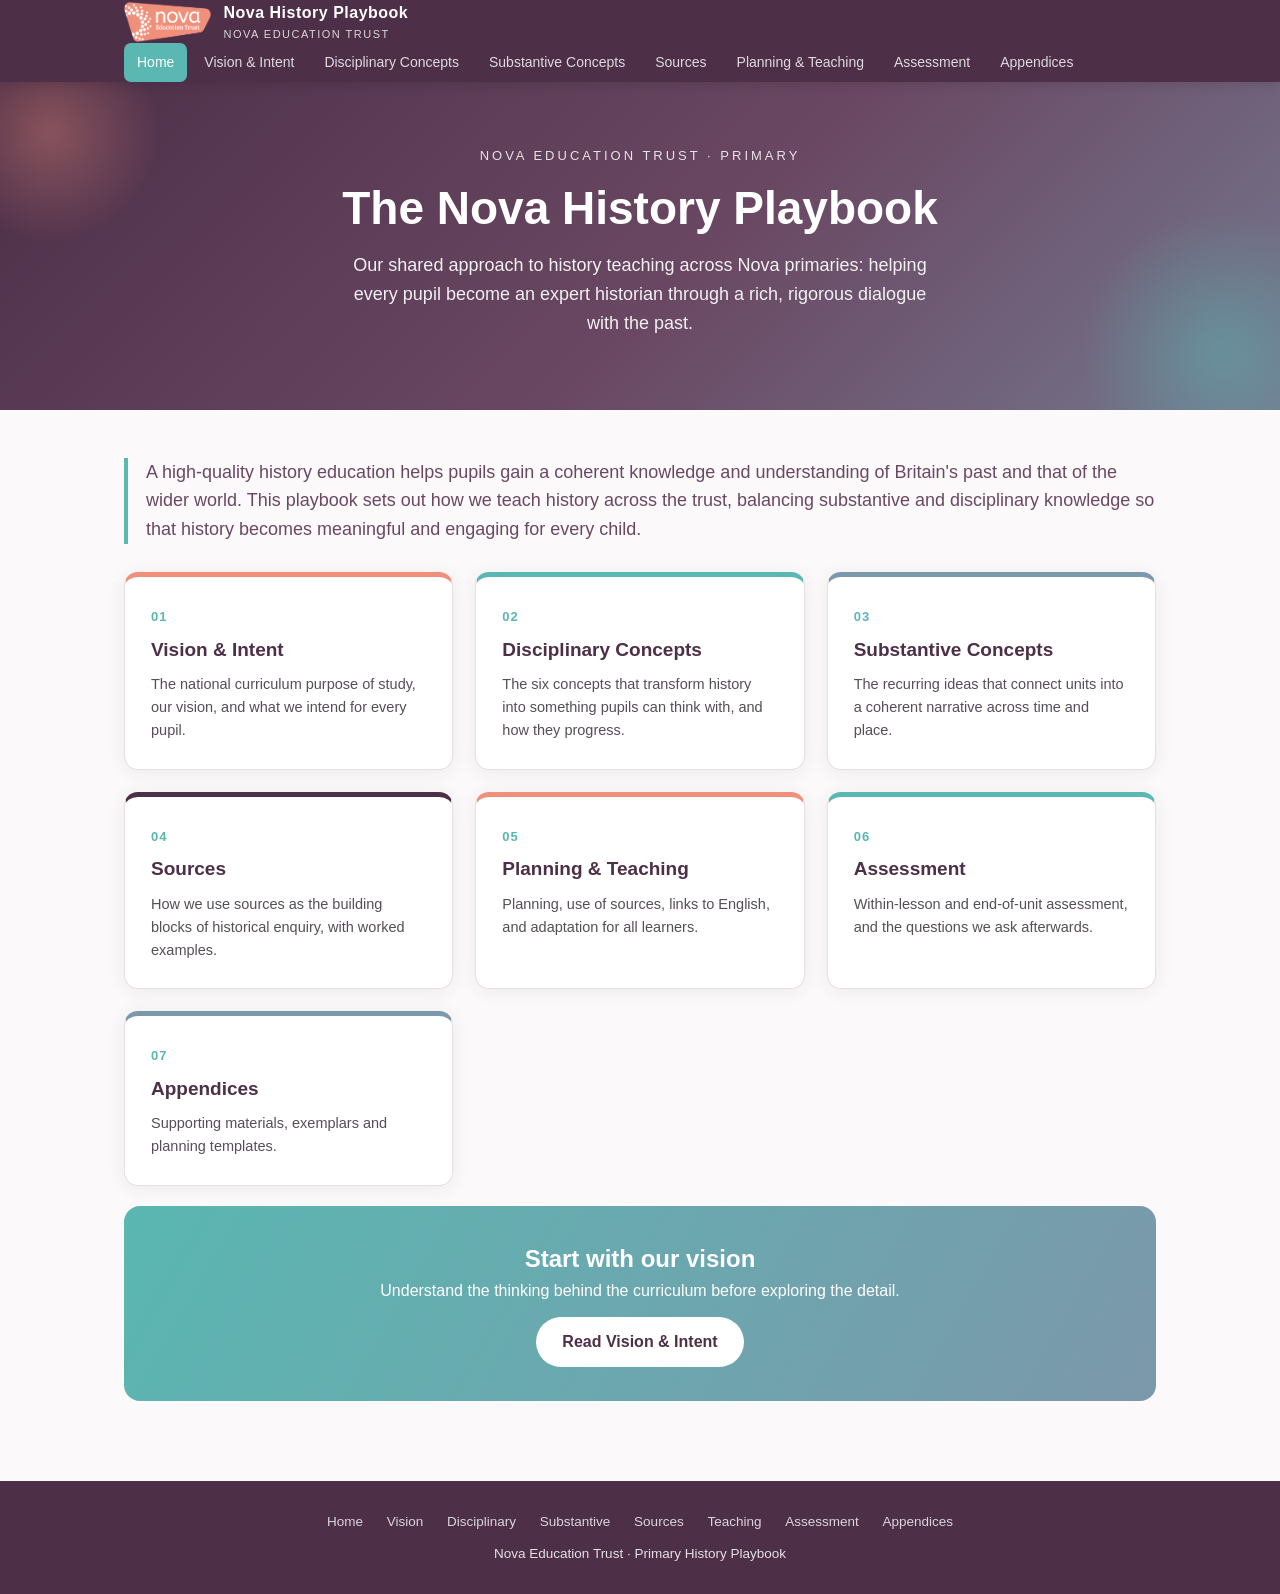
<file: index.html>
<!DOCTYPE html>
<html lang="en-GB">
<head>
<meta charset="UTF-8">
<meta name="viewport" content="width=device-width, initial-scale=1.0">
<title>Nova History Playbook</title>
<link rel="stylesheet" href="styles.css">
</head>
<body>
<header class="topbar">
  <div class="topbar-inner">
    <a class="brand" href="index.html">
      <img class="logo" src="NET_LOGO_COL_[No–background].png" alt="Nova Education Trust">
      <span>Nova History Playbook<small>Nova Education Trust</small></span>
    </a>
    <nav class="main">
      <a href="index.html" class="active">Home</a>
      <a href="vision.html">Vision &amp; Intent</a>
      <a href="disciplinary.html">Disciplinary Concepts</a>
      <a href="substantive.html">Substantive Concepts</a>
      <a href="sources.html">Sources</a>
      <a href="teaching.html">Planning &amp; Teaching</a>
      <a href="assessment.html">Assessment</a>
      <a href="appendices.html">Appendices</a>
    </nav>
  </div>
</header>

<section class="hero">
  <div class="hero-inner">
    <div class="eyebrow">Nova Education Trust &middot; Primary</div>
    <h1>The Nova History Playbook</h1>
    <p>Our shared approach to history teaching across Nova primaries: helping every pupil become an expert historian through a rich, rigorous dialogue with the past.</p>
  </div>
</section>

<div class="wrap">
  <p class="lead">A high-quality history education helps pupils gain a coherent knowledge and understanding of Britain's past and that of the wider world. This playbook sets out how we teach history across the trust, balancing substantive and disciplinary knowledge so that history becomes meaningful and engaging for every child.</p>

  <div class="grid">
    <a class="tile" href="vision.html">
      <span class="num">01</span>
      <h3>Vision &amp; Intent</h3>
      <p>The national curriculum purpose of study, our vision, and what we intend for every pupil.</p>
    </a>
    <a class="tile" href="disciplinary.html">
      <span class="num">02</span>
      <h3>Disciplinary Concepts</h3>
      <p>The six concepts that transform history into something pupils can think with, and how they progress.</p>
    </a>
    <a class="tile" href="substantive.html">
      <span class="num">03</span>
      <h3>Substantive Concepts</h3>
      <p>The recurring ideas that connect units into a coherent narrative across time and place.</p>
    </a>
    <a class="tile" href="sources.html">
      <span class="num">04</span>
      <h3>Sources</h3>
      <p>How we use sources as the building blocks of historical enquiry, with worked examples.</p>
    </a>
    <a class="tile" href="teaching.html">
      <span class="num">05</span>
      <h3>Planning &amp; Teaching</h3>
      <p>Planning, use of sources, links to English, and adaptation for all learners.</p>
    </a>
    <a class="tile" href="assessment.html">
      <span class="num">06</span>
      <h3>Assessment</h3>
      <p>Within-lesson and end-of-unit assessment, and the questions we ask afterwards.</p>
    </a>
    <a class="tile" href="appendices.html">
      <span class="num">07</span>
      <h3>Appendices</h3>
      <p>Supporting materials, exemplars and planning templates.</p>
    </a>
  </div>

  <div class="cta">
    <h2>Start with our vision</h2>
    <p>Understand the thinking behind the curriculum before exploring the detail.</p>
    <a href="vision.html">Read Vision &amp; Intent</a>
  </div>
</div>

<footer>
  <div class="footer-nav">
    <a href="index.html">Home</a>
    <a href="vision.html">Vision</a>
    <a href="disciplinary.html">Disciplinary</a>
    <a href="substantive.html">Substantive</a>
    <a href="sources.html">Sources</a>
    <a href="teaching.html">Teaching</a>
    <a href="assessment.html">Assessment</a>
    <a href="appendices.html">Appendices</a>
  </div>
  Nova Education Trust &middot; Primary History Playbook
</footer>
</body>
</html>
</file>
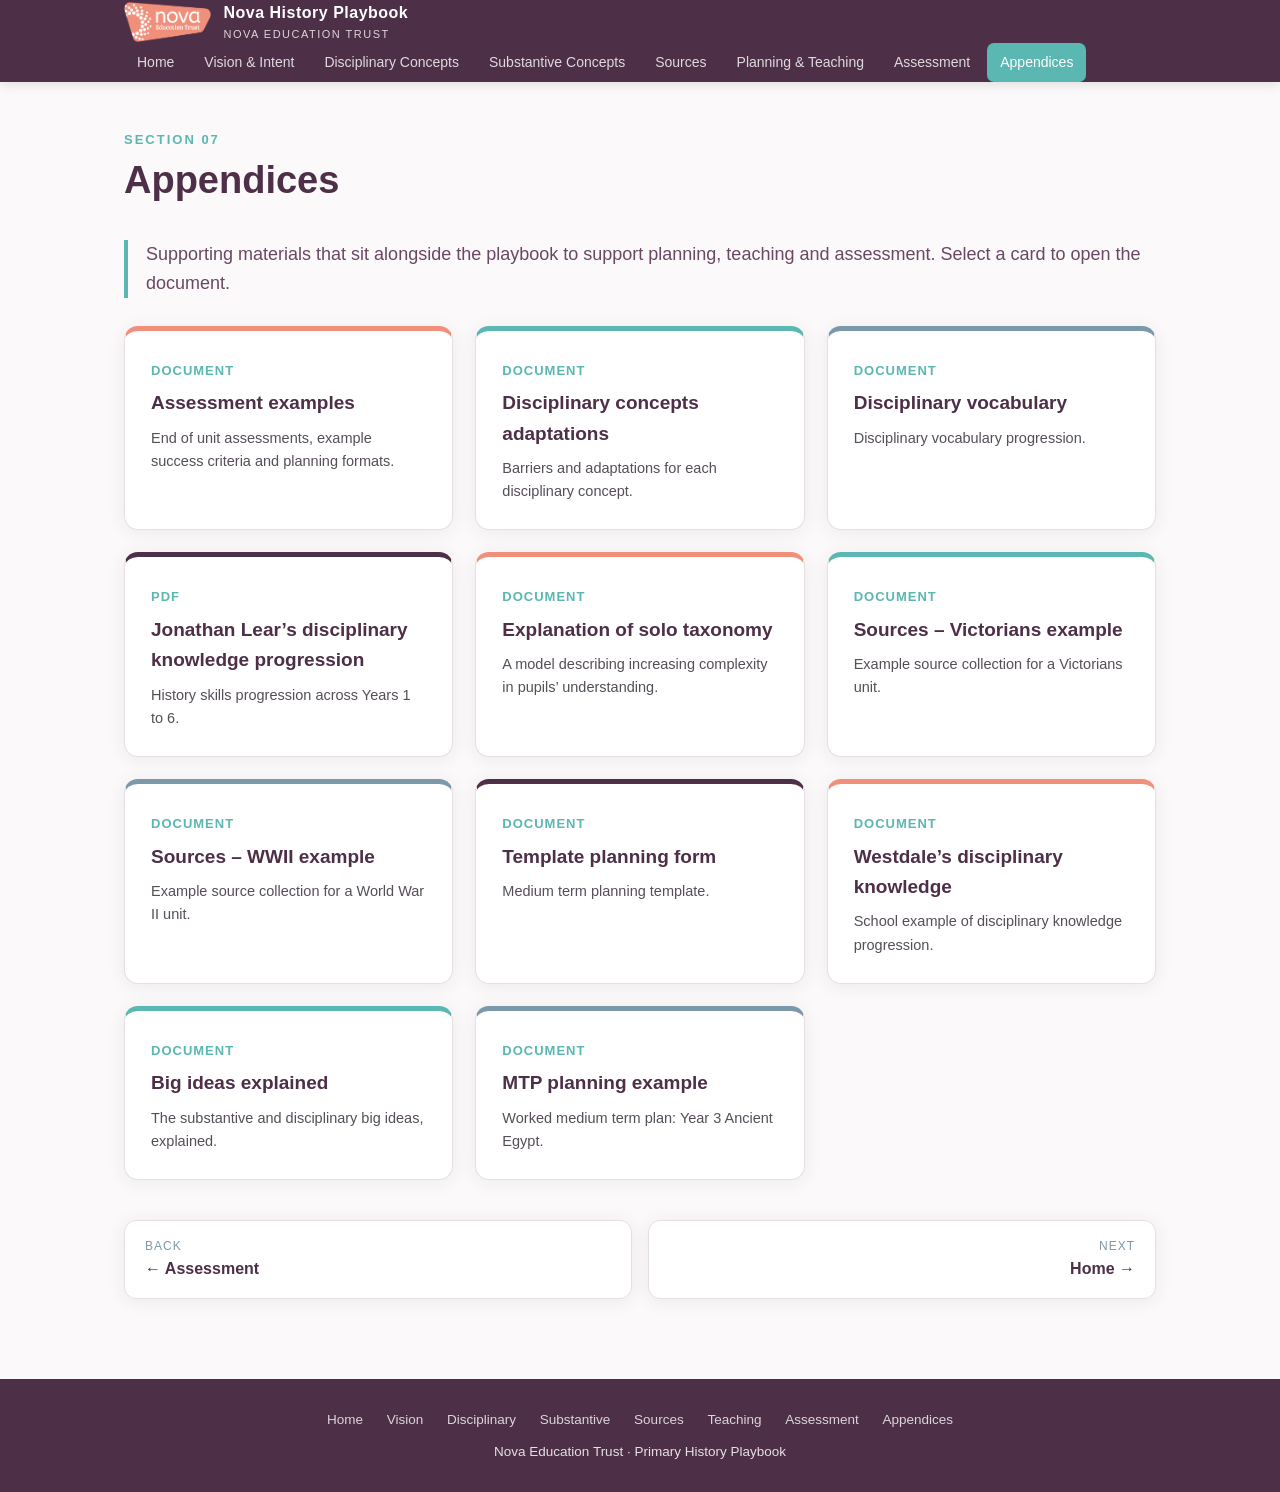
<file: appendices.html>
<!DOCTYPE html>
<html lang="en-GB">
<head>
<meta charset="UTF-8">
<meta name="viewport" content="width=device-width, initial-scale=1.0">
<title>Appendices · Nova History Playbook</title>
<link rel="stylesheet" href="styles.css">
</head>
<body>
<header class="topbar">
  <div class="topbar-inner">
    <a class="brand" href="index.html">
      <img class="logo" src="NET_LOGO_COL_[No–background].png" alt="Nova Education Trust">
      <span>Nova History Playbook<small>Nova Education Trust</small></span>
    </a>
    <nav class="main">
      <a href="index.html">Home</a>
      <a href="vision.html">Vision &amp; Intent</a>
      <a href="disciplinary.html">Disciplinary Concepts</a>
      <a href="substantive.html">Substantive Concepts</a>
      <a href="sources.html">Sources</a>
      <a href="teaching.html">Planning &amp; Teaching</a>
      <a href="assessment.html">Assessment</a>
      <a href="appendices.html" class="active">Appendices</a>
    </nav>
  </div>
</header>

<div class="wrap">
  <div class="page-head">
    <div class="kicker">Section 07</div>
    <h1>Appendices</h1>
  </div>

  <p class="lead">Supporting materials that sit alongside the playbook to support planning, teaching and assessment. Select a card to open the document.</p>

  <div class="grid">
    <a class="tile" href="appendices/Appendix_Assessment.docx">
      <span class="num">Document</span>
      <h3>Assessment examples</h3>
      <p>End of unit assessments, example success criteria and planning formats.</p>
    </a>
    <a class="tile" href="appendices/Appendix_disciplinary_concepts_adaptations.docx">
      <span class="num">Document</span>
      <h3>Disciplinary concepts adaptations</h3>
      <p>Barriers and adaptations for each disciplinary concept.</p>
    </a>
    <a class="tile" href="appendices/Appendix_Disciplinary_Vocab.docx">
      <span class="num">Document</span>
      <h3>Disciplinary vocabulary</h3>
      <p>Disciplinary vocabulary progression.</p>
    </a>
    <a class="tile" href="appendices/Appendix_History_Skills_Progression_JL.pdf">
      <span class="num">PDF</span>
      <h3>Jonathan Lear&rsquo;s disciplinary knowledge progression</h3>
      <p>History skills progression across Years 1 to 6.</p>
    </a>
    <a class="tile" href="appendices/Appendix_Solo_Taxonomy.docx">
      <span class="num">Document</span>
      <h3>Explanation of solo taxonomy</h3>
      <p>A model describing increasing complexity in pupils&rsquo; understanding.</p>
    </a>
    <a class="tile" href="appendices/Appendix_Sources_Feb_26_Victorians.docx">
      <span class="num">Document</span>
      <h3>Sources &ndash; Victorians example</h3>
      <p>Example source collection for a Victorians unit.</p>
    </a>
    <a class="tile" href="appendices/Appendix_Sources_Feb_26_WWII.docx">
      <span class="num">Document</span>
      <h3>Sources &ndash; WWII example</h3>
      <p>Example source collection for a World War II unit.</p>
    </a>
    <a class="tile" href="appendices/Appendix_template_planning_form.docx">
      <span class="num">Document</span>
      <h3>Template planning form</h3>
      <p>Medium term planning template.</p>
    </a>
    <a class="tile" href="appendices/Appendix_Westdale_s_Disciplinary_Knowledge.docx">
      <span class="num">Document</span>
      <h3>Westdale&rsquo;s disciplinary knowledge</h3>
      <p>School example of disciplinary knowledge progression.</p>
    </a>
    <a class="tile" href="appendices/Big_Ideas_explained_JL.docx">
      <span class="num">Document</span>
      <h3>Big ideas explained</h3>
      <p>The substantive and disciplinary big ideas, explained.</p>
    </a>
    <a class="tile" href="appendices/Planning_example_Y3_History_Ancient_Egypt.docx">
      <span class="num">Document</span>
      <h3>MTP planning example</h3>
      <p>Worked medium term plan: Year 3 Ancient Egypt.</p>
    </a>
  </div>

  <div class="page-nav">
    <a href="assessment.html"><span>Back</span><strong>&larr; Assessment</strong></a>
    <a class="next" href="index.html"><span>Next</span><strong>Home &rarr;</strong></a>
  </div>
</div>

<footer>
  <div class="footer-nav">
    <a href="index.html">Home</a>
    <a href="vision.html">Vision</a>
    <a href="disciplinary.html">Disciplinary</a>
    <a href="substantive.html">Substantive</a>
    <a href="sources.html">Sources</a>
    <a href="teaching.html">Teaching</a>
    <a href="assessment.html">Assessment</a>
    <a href="appendices.html">Appendices</a>
  </div>
  Nova Education Trust &middot; Primary History Playbook
</footer>
</body>
</html>
</file>
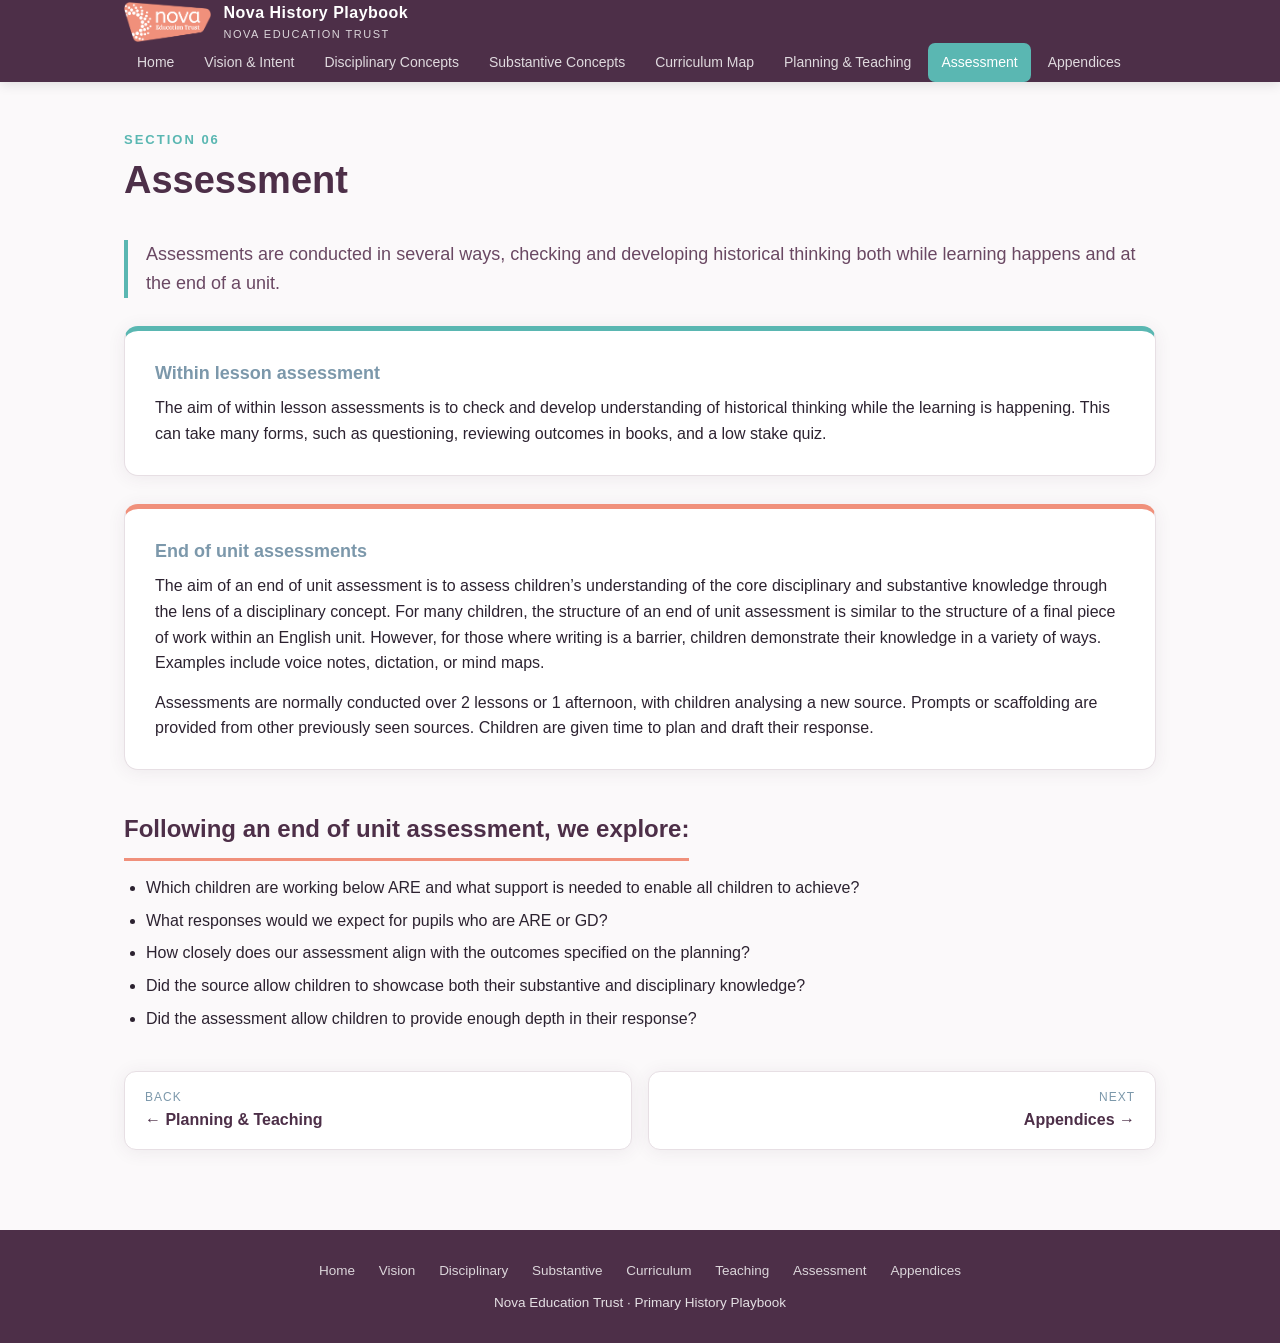
<file: assessment.html>
﻿<!DOCTYPE html>
<html lang="en-GB">
<head>
<meta charset="UTF-8">
<meta name="viewport" content="width=device-width, initial-scale=1.0">
<title>Assessment · Nova History Playbook</title>
<link rel="stylesheet" href="styles.css">
</head>
<body>
<header class="topbar">
  <div class="topbar-inner">
    <a class="brand" href="index.html">
      <img class="logo" src="NET_LOGO_COL_[No–background].png" alt="Nova Education Trust">
      <span>Nova History Playbook<small>Nova Education Trust</small></span>
    </a>
    <nav class="main">
      <a href="index.html">Home</a>
      <a href="vision.html">Vision &amp; Intent</a>
      <a href="disciplinary.html">Disciplinary Concepts</a>
      <a href="substantive.html">Substantive Concepts</a>
      <a href="curriculum.html">Curriculum Map</a>
      <a href="teaching.html">Planning &amp; Teaching</a>
      <a href="assessment.html" class="active">Assessment</a>
      <a href="appendices.html">Appendices</a>
    </nav>
  </div>
</header>

<div class="wrap">
  <div class="page-head">
    <div class="kicker">Section 06</div>
    <h1>Assessment</h1>
  </div>

  <p class="lead">Assessments are conducted in several ways, checking and developing historical thinking both while learning happens and at the end of a unit.</p>

  <section class="block">
    <div class="card accent-teal">
      <h3 style="margin-top:0">Within lesson assessment</h3>
      <p style="margin-bottom:0">The aim of within lesson assessments is to check and develop understanding of historical thinking while the learning is happening. This can take many forms, such as questioning, reviewing outcomes in books, and a low stake quiz.</p>
    </div>
    <div class="card accent-coral">
      <h3 style="margin-top:0">End of unit assessments</h3>
      <p>The aim of an end of unit assessment is to assess children&rsquo;s understanding of the core disciplinary and substantive knowledge through the lens of a disciplinary concept. For many children, the structure of an end of unit assessment is similar to the structure of a final piece of work within an English unit. However, for those where writing is a barrier, children demonstrate their knowledge in a variety of ways. Examples include voice notes, dictation, or mind maps.</p>
      <p style="margin-bottom:0">Assessments are normally conducted over 2 lessons or 1 afternoon, with children analysing a new source. Prompts or scaffolding are provided from other previously seen sources. Children are given time to plan and draft their response.</p>
    </div>
  </section>

  <section class="block">
    <h2>Following an end of unit assessment, we explore:</h2>
    <ul>
      <li>Which children are working below ARE and what support is needed to enable all children to achieve?</li>
      <li>What responses would we expect for pupils who are ARE or GD?</li>
      <li>How closely does our assessment align with the outcomes specified on the planning?</li>
      <li>Did the source allow children to showcase both their substantive and disciplinary knowledge?</li>
      <li>Did the assessment allow children to provide enough depth in their response?</li>
    </ul>
  </section>

  <div class="page-nav">
    <a href="teaching.html"><span>Back</span><strong>&larr; Planning &amp; Teaching</strong></a>
    <a class="next" href="appendices.html"><span>Next</span><strong>Appendices &rarr;</strong></a>
  </div>
</div>
<footer>
  <div class="footer-nav">
    <a href="index.html">Home</a>
    <a href="vision.html">Vision</a>
    <a href="disciplinary.html">Disciplinary</a>
    <a href="substantive.html">Substantive</a>
    <a href="curriculum.html">Curriculum</a>
    <a href="teaching.html">Teaching</a>
    <a href="assessment.html">Assessment</a>
    <a href="appendices.html">Appendices</a>
  </div>
  Nova Education Trust &middot; Primary History Playbook
</footer>
</body>
</html>
</file>
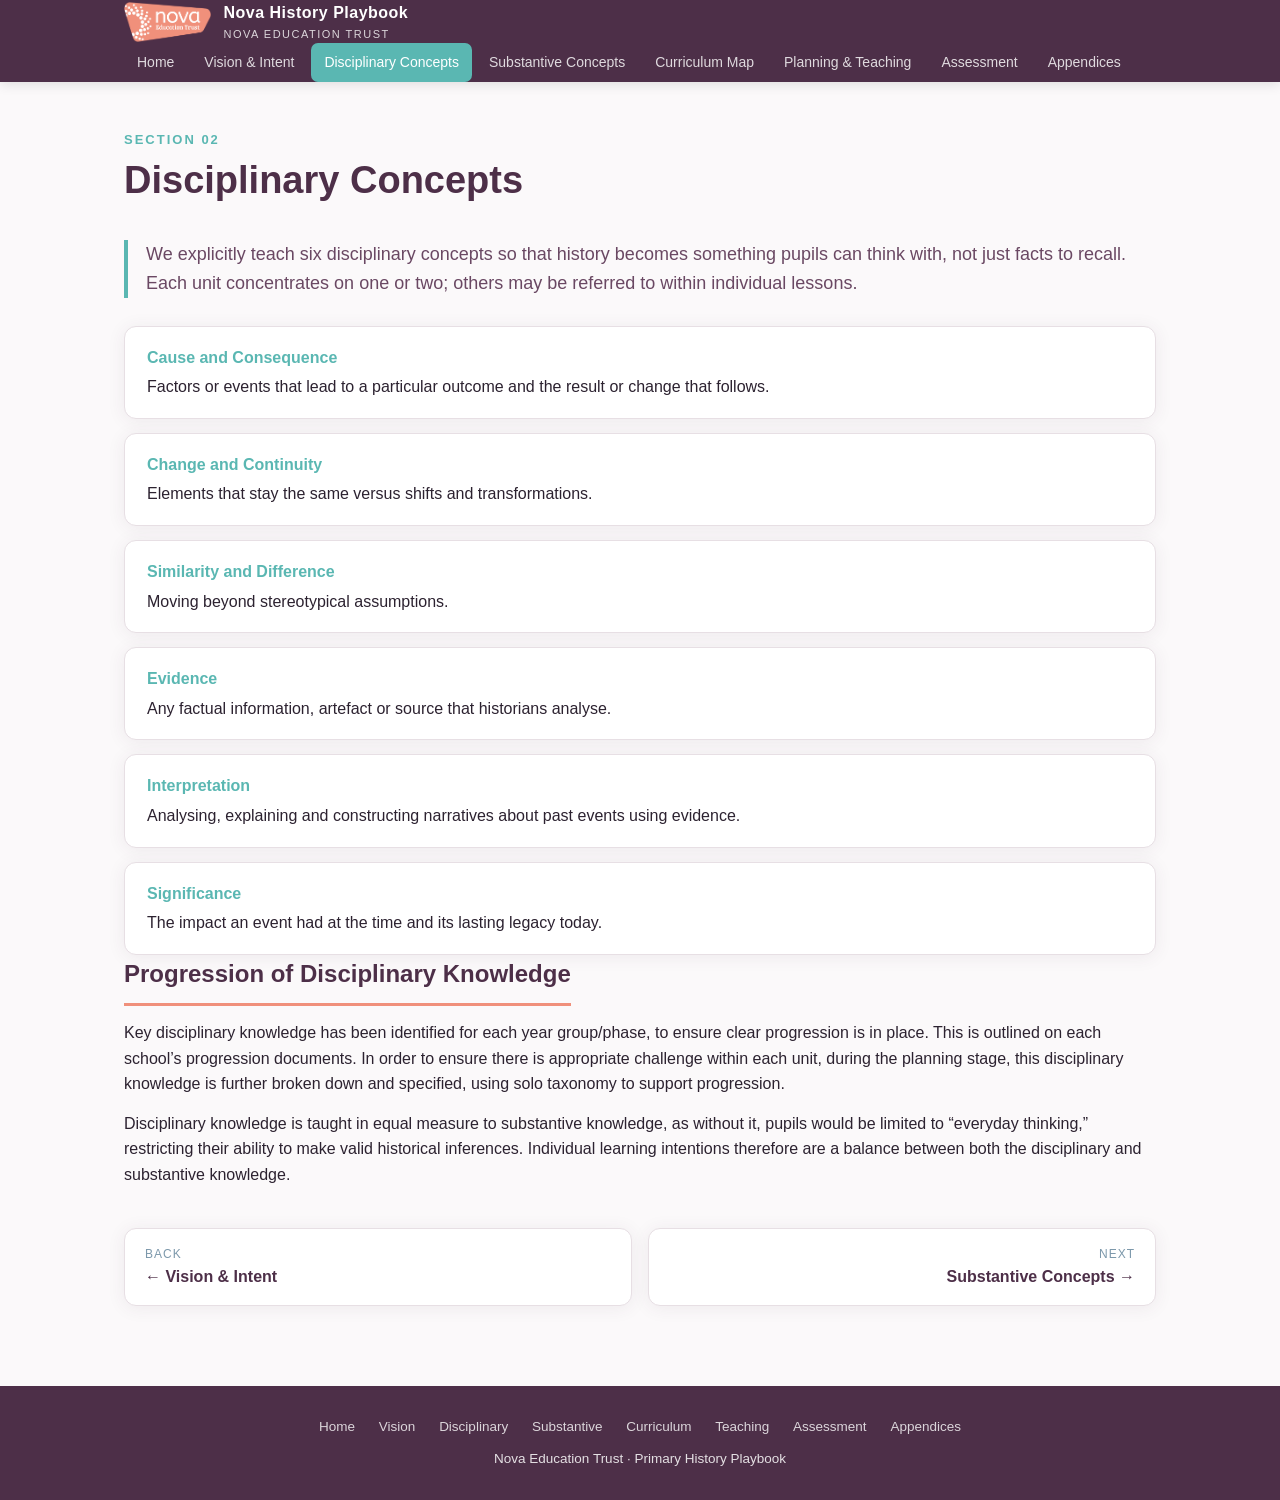
<file: disciplinary.html>
﻿<!DOCTYPE html>
<html lang="en-GB">
<head>
<meta charset="UTF-8">
<meta name="viewport" content="width=device-width, initial-scale=1.0">
<title>Disciplinary Concepts · Nova History Playbook</title>
<link rel="stylesheet" href="styles.css">
</head>
<body>
<header class="topbar">
  <div class="topbar-inner">
    <a class="brand" href="index.html">
      <img class="logo" src="NET_LOGO_COL_[No–background].png" alt="Nova Education Trust">
      <span>Nova History Playbook<small>Nova Education Trust</small></span>
    </a>
    <nav class="main">
      <a href="index.html">Home</a>
      <a href="vision.html">Vision &amp; Intent</a>
      <a href="disciplinary.html" class="active">Disciplinary Concepts</a>
      <a href="substantive.html">Substantive Concepts</a>
      <a href="curriculum.html">Curriculum Map</a>
      <a href="teaching.html">Planning &amp; Teaching</a>
      <a href="assessment.html">Assessment</a>
      <a href="appendices.html">Appendices</a>
    </nav>
  </div>
</header>

<div class="wrap">
  <div class="page-head">
    <div class="kicker">Section 02</div>
    <h1>Disciplinary Concepts</h1>
  </div>

  <p class="lead">We explicitly teach six disciplinary concepts so that history becomes something pupils can think with, not just facts to recall. Each unit concentrates on one or two; others may be referred to within individual lessons.</p>

  <div class="def-list">
    <div class="def"><span class="term">Cause and Consequence</span>Factors or events that lead to a particular outcome and the result or change that follows.</div>
    <div class="def"><span class="term">Change and Continuity</span>Elements that stay the same versus shifts and transformations.</div>
    <div class="def"><span class="term">Similarity and Difference</span>Moving beyond stereotypical assumptions.</div>
    <div class="def"><span class="term">Evidence</span>Any factual information, artefact or source that historians analyse.</div>
    <div class="def"><span class="term">Interpretation</span>Analysing, explaining and constructing narratives about past events using evidence.</div>
    <div class="def"><span class="term">Significance</span>The impact an event had at the time and its lasting legacy today.</div>
  </div>

  <section class="block">
    <h2>Progression of Disciplinary Knowledge</h2>
    <p>Key disciplinary knowledge has been identified for each year group/phase, to ensure clear progression is in place. This is outlined on each school&rsquo;s progression documents. In order to ensure there is appropriate challenge within each unit, during the planning stage, this disciplinary knowledge is further broken down and specified, using solo taxonomy to support progression.</p>
    <p>Disciplinary knowledge is taught in equal measure to substantive knowledge, as without it, pupils would be limited to &ldquo;everyday thinking,&rdquo; restricting their ability to make valid historical inferences. Individual learning intentions therefore are a balance between both the disciplinary and substantive knowledge.</p>
  </section>

  <div class="page-nav">
    <a href="vision.html"><span>Back</span><strong>&larr; Vision &amp; Intent</strong></a>
    <a class="next" href="substantive.html"><span>Next</span><strong>Substantive Concepts &rarr;</strong></a>
  </div>
</div>
<footer>
  <div class="footer-nav">
    <a href="index.html">Home</a>
    <a href="vision.html">Vision</a>
    <a href="disciplinary.html">Disciplinary</a>
    <a href="substantive.html">Substantive</a>
    <a href="curriculum.html">Curriculum</a>
    <a href="teaching.html">Teaching</a>
    <a href="assessment.html">Assessment</a>
    <a href="appendices.html">Appendices</a>
  </div>
  Nova Education Trust &middot; Primary History Playbook
</footer>
</body>
</html>
</file>
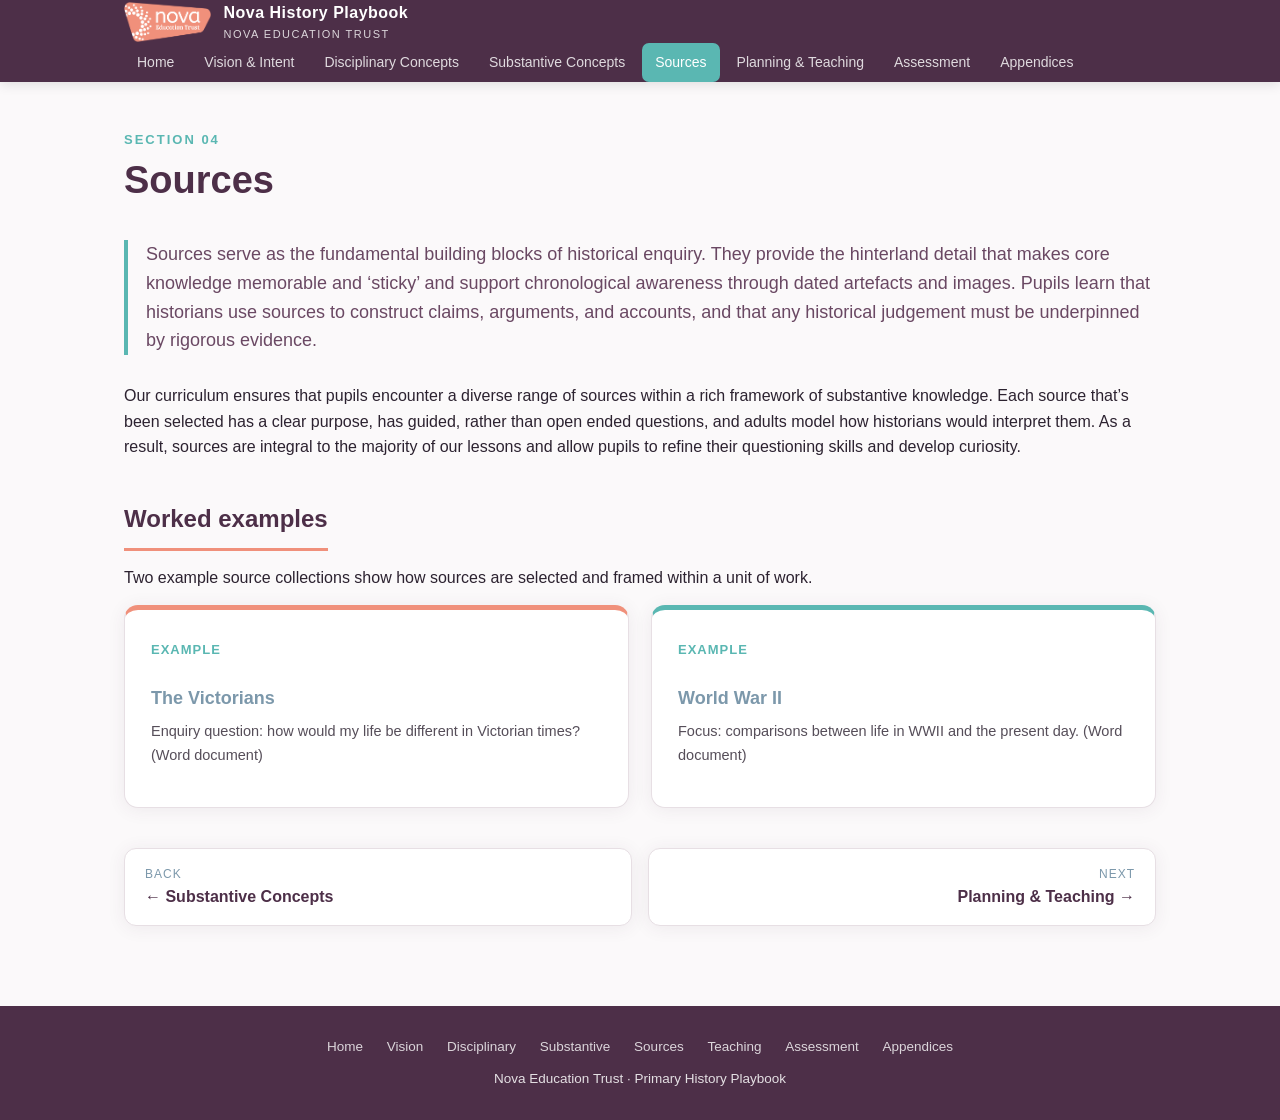
<file: sources.html>
<!DOCTYPE html>
<html lang="en-GB">
<head>
<meta charset="UTF-8">
<meta name="viewport" content="width=device-width, initial-scale=1.0">
<title>Sources · Nova History Playbook</title>
<link rel="stylesheet" href="styles.css">
</head>
<body>
<header class="topbar">
  <div class="topbar-inner">
    <a class="brand" href="index.html">
      <img class="logo" src="NET_LOGO_COL_[No–background].png" alt="Nova Education Trust">
      <span>Nova History Playbook<small>Nova Education Trust</small></span>
    </a>
    <nav class="main">
      <a href="index.html">Home</a>
      <a href="vision.html">Vision &amp; Intent</a>
      <a href="disciplinary.html">Disciplinary Concepts</a>
      <a href="substantive.html">Substantive Concepts</a>
      <a href="sources.html" class="active">Sources</a>
      <a href="teaching.html">Planning &amp; Teaching</a>
      <a href="assessment.html">Assessment</a>
      <a href="appendices.html">Appendices</a>
    </nav>
  </div>
</header>

<div class="wrap">
  <div class="page-head">
    <div class="kicker">Section 04</div>
    <h1>Sources</h1>
  </div>

  <p class="lead">Sources serve as the fundamental building blocks of historical enquiry. They provide the hinterland detail that makes core knowledge memorable and &lsquo;sticky&rsquo; and support chronological awareness through dated artefacts and images. Pupils learn that historians use sources to construct claims, arguments, and accounts, and that any historical judgement must be underpinned by rigorous evidence.</p>

  <section class="block">
    <p>Our curriculum ensures that pupils encounter a diverse range of sources within a rich framework of substantive knowledge. Each source that&rsquo;s been selected has a clear purpose, has guided, rather than open ended questions, and adults model how historians would interpret them. As a result, sources are integral to the majority of our lessons and allow pupils to refine their questioning skills and develop curiosity.</p>
  </section>

  <section class="block">
    <h2>Worked examples</h2>
    <p>Two example source collections show how sources are selected and framed within a unit of work.</p>
    <div class="grid">
      <a class="tile" href="appendices/Appendix_Sources_Feb_26_Victorians.docx">
        <span class="num">Example</span>
        <h3>The Victorians</h3>
        <p>Enquiry question: how would my life be different in Victorian times? (Word document)</p>
      </a>
      <a class="tile" href="appendices/Appendix_Sources_Feb_26_WWII.docx">
        <span class="num">Example</span>
        <h3>World War II</h3>
        <p>Focus: comparisons between life in WWII and the present day. (Word document)</p>
      </a>
    </div>
  </section>

  <div class="page-nav">
    <a href="substantive.html"><span>Back</span><strong>&larr; Substantive Concepts</strong></a>
    <a class="next" href="teaching.html"><span>Next</span><strong>Planning &amp; Teaching &rarr;</strong></a>
  </div>
</div>

<footer>
  <div class="footer-nav">
    <a href="index.html">Home</a>
    <a href="vision.html">Vision</a>
    <a href="disciplinary.html">Disciplinary</a>
    <a href="substantive.html">Substantive</a>
    <a href="sources.html">Sources</a>
    <a href="teaching.html">Teaching</a>
    <a href="assessment.html">Assessment</a>
    <a href="appendices.html">Appendices</a>
  </div>
  Nova Education Trust &middot; Primary History Playbook
</footer>
</body>
</html>
</file>
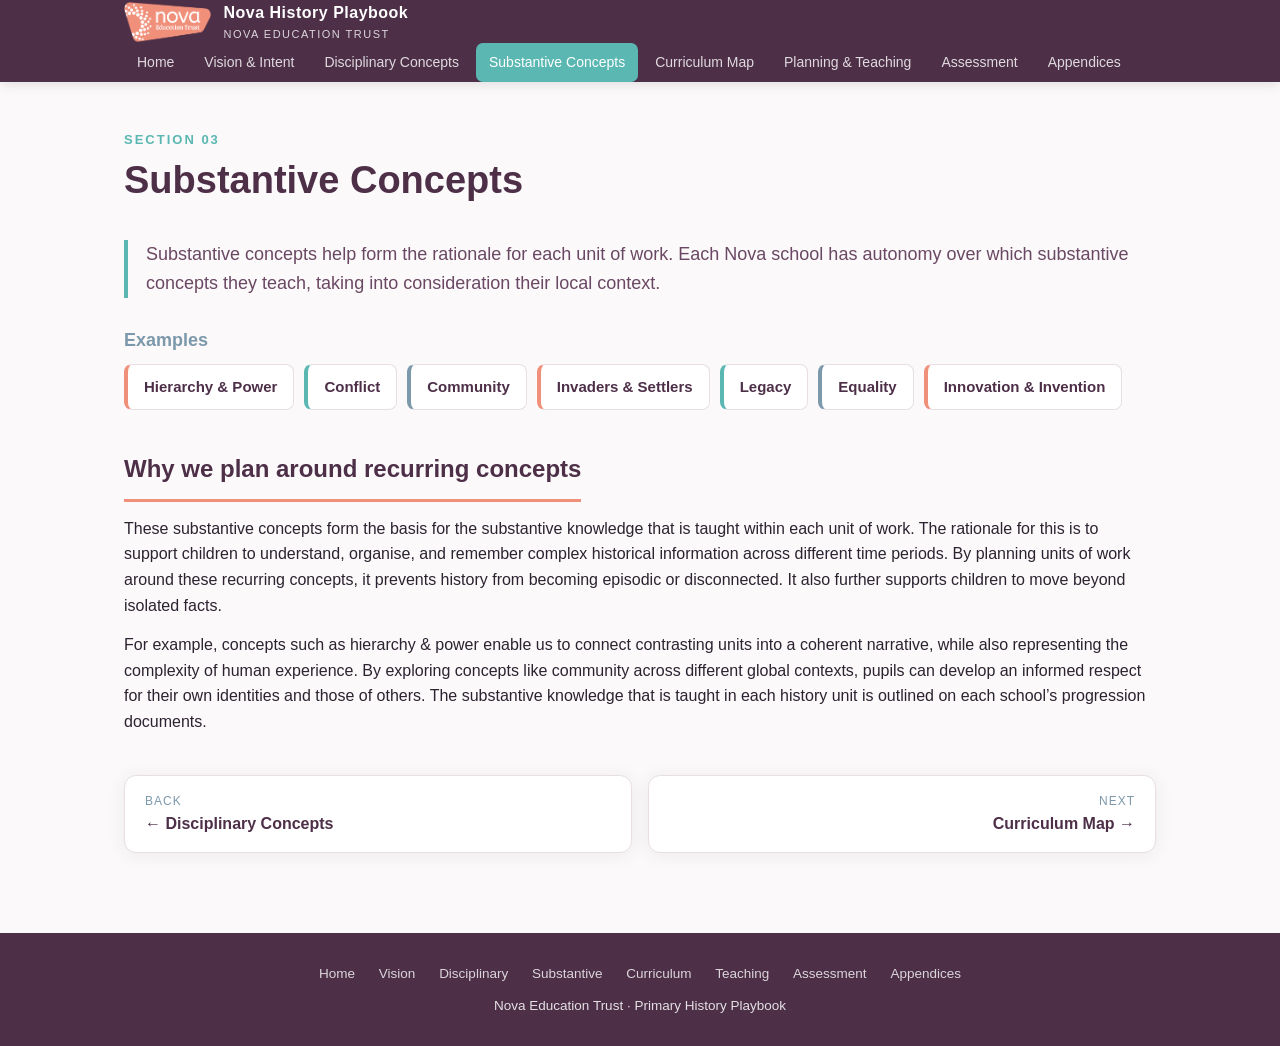
<file: substantive.html>
﻿<!DOCTYPE html>
<html lang="en-GB">
<head>
<meta charset="UTF-8">
<meta name="viewport" content="width=device-width, initial-scale=1.0">
<title>Substantive Concepts · Nova History Playbook</title>
<link rel="stylesheet" href="styles.css">
</head>
<body>
<header class="topbar">
  <div class="topbar-inner">
    <a class="brand" href="index.html">
      <img class="logo" src="NET_LOGO_COL_[No–background].png" alt="Nova Education Trust">
      <span>Nova History Playbook<small>Nova Education Trust</small></span>
    </a>
    <nav class="main">
      <a href="index.html">Home</a>
      <a href="vision.html">Vision &amp; Intent</a>
      <a href="disciplinary.html">Disciplinary Concepts</a>
      <a href="substantive.html" class="active">Substantive Concepts</a>
      <a href="curriculum.html">Curriculum Map</a>
      <a href="teaching.html">Planning &amp; Teaching</a>
      <a href="assessment.html">Assessment</a>
      <a href="appendices.html">Appendices</a>
    </nav>
  </div>
</header>

<div class="wrap">
  <div class="page-head">
    <div class="kicker">Section 03</div>
    <h1>Substantive Concepts</h1>
  </div>

  <p class="lead">Substantive concepts help form the rationale for each unit of work. Each Nova school has autonomy over which substantive concepts they teach, taking into consideration their local context.</p>

  <section class="block">
    <h3>Examples</h3>
    <div class="pill-row">
      <span class="pill">Hierarchy &amp; Power</span>
      <span class="pill t">Conflict</span>
      <span class="pill s">Community</span>
      <span class="pill">Invaders &amp; Settlers</span>
      <span class="pill t">Legacy</span>
      <span class="pill s">Equality</span>
      <span class="pill">Innovation &amp; Invention</span>
    </div>
  </section>

  <section class="block">
    <h2>Why we plan around recurring concepts</h2>
    <p>These substantive concepts form the basis for the substantive knowledge that is taught within each unit of work. The rationale for this is to support children to understand, organise, and remember complex historical information across different time periods. By planning units of work around these recurring concepts, it prevents history from becoming episodic or disconnected. It also further supports children to move beyond isolated facts.</p>
    <p>For example, concepts such as hierarchy &amp; power enable us to connect contrasting units into a coherent narrative, while also representing the complexity of human experience. By exploring concepts like community across different global contexts, pupils can develop an informed respect for their own identities and those of others. The substantive knowledge that is taught in each history unit is outlined on each school&rsquo;s progression documents.</p>
  </section>

  <div class="page-nav">
    <a href="disciplinary.html"><span>Back</span><strong>&larr; Disciplinary Concepts</strong></a>
    <a class="next" href="curriculum.html"><span>Next</span><strong>Curriculum Map &rarr;</strong></a>
  </div>
</div>
<footer>
  <div class="footer-nav">
    <a href="index.html">Home</a>
    <a href="vision.html">Vision</a>
    <a href="disciplinary.html">Disciplinary</a>
    <a href="substantive.html">Substantive</a>
    <a href="curriculum.html">Curriculum</a>
    <a href="teaching.html">Teaching</a>
    <a href="assessment.html">Assessment</a>
    <a href="appendices.html">Appendices</a>
  </div>
  Nova Education Trust &middot; Primary History Playbook
</footer>
</body>
</html>
</file>
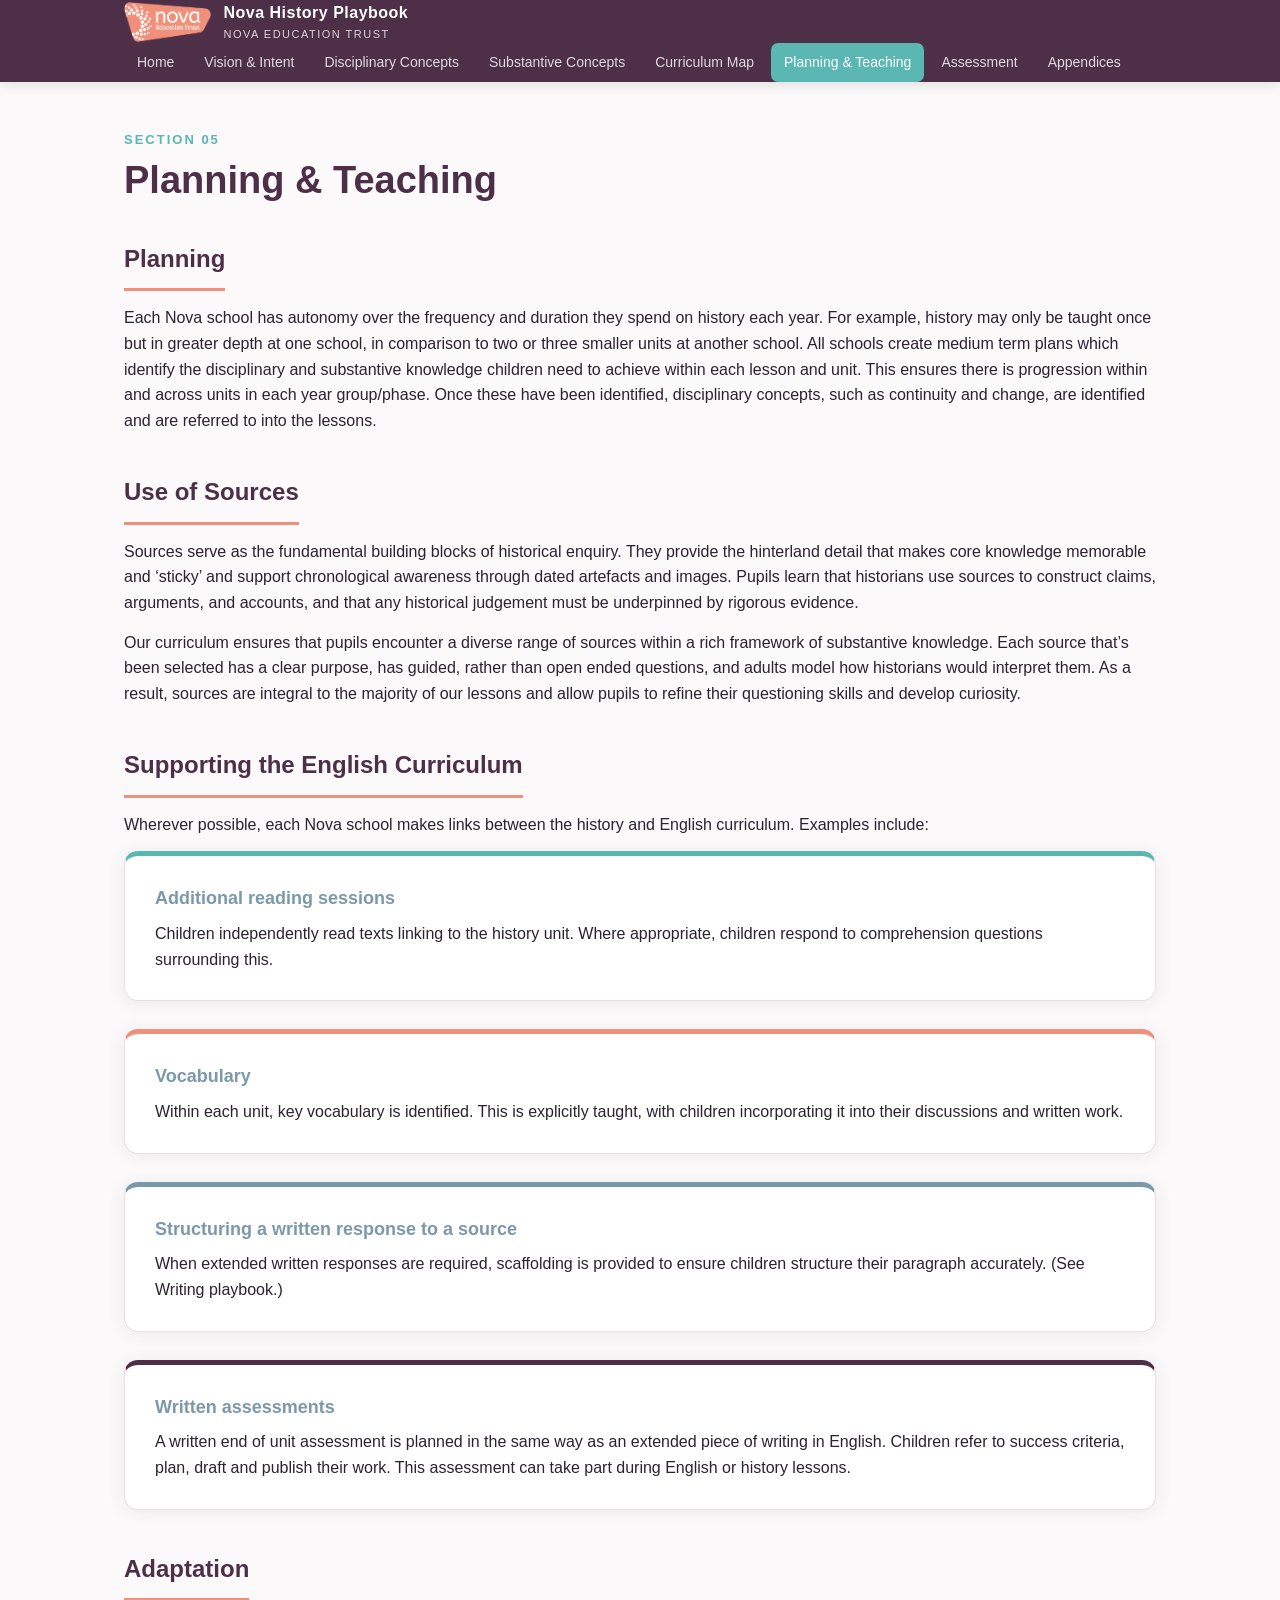
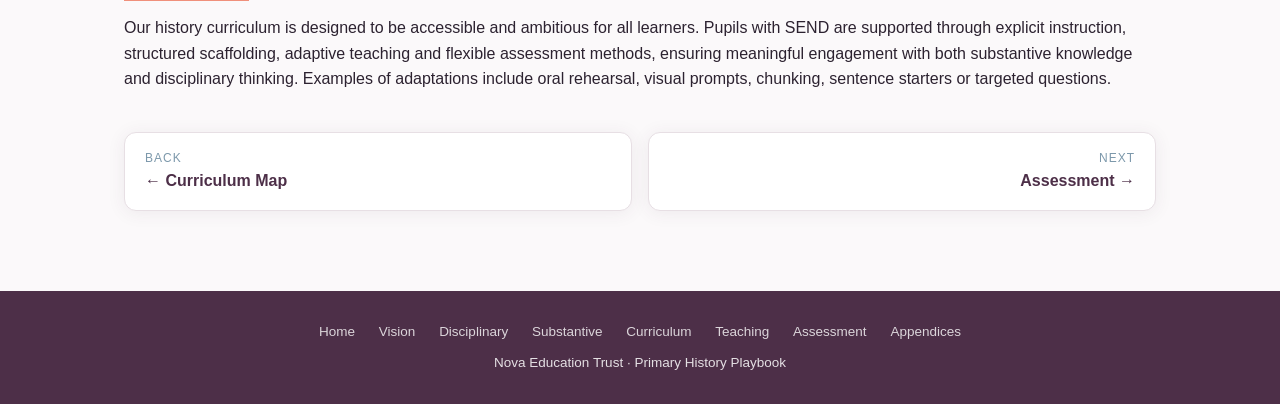
<file: teaching.html>
﻿<!DOCTYPE html>
<html lang="en-GB">
<head>
<meta charset="UTF-8">
<meta name="viewport" content="width=device-width, initial-scale=1.0">
<title>Planning & Teaching · Nova History Playbook</title>
<link rel="stylesheet" href="styles.css">
</head>
<body>
<header class="topbar">
  <div class="topbar-inner">
    <a class="brand" href="index.html">
      <img class="logo" src="NET_LOGO_COL_[No–background].png" alt="Nova Education Trust">
      <span>Nova History Playbook<small>Nova Education Trust</small></span>
    </a>
    <nav class="main">
      <a href="index.html">Home</a>
      <a href="vision.html">Vision &amp; Intent</a>
      <a href="disciplinary.html">Disciplinary Concepts</a>
      <a href="substantive.html">Substantive Concepts</a>
      <a href="curriculum.html">Curriculum Map</a>
      <a href="teaching.html" class="active">Planning &amp; Teaching</a>
      <a href="assessment.html">Assessment</a>
      <a href="appendices.html">Appendices</a>
    </nav>
  </div>
</header>

<div class="wrap">
  <div class="page-head">
    <div class="kicker">Section 05</div>
    <h1>Planning &amp; Teaching</h1>
  </div>

  <section class="block">
    <h2>Planning</h2>
    <p>Each Nova school has autonomy over the frequency and duration they spend on history each year. For example, history may only be taught once but in greater depth at one school, in comparison to two or three smaller units at another school. All schools create medium term plans which identify the disciplinary and substantive knowledge children need to achieve within each lesson and unit. This ensures there is progression within and across units in each year group/phase. Once these have been identified, disciplinary concepts, such as continuity and change, are identified and are referred to into the lessons.</p>
  </section>

  <section class="block">
    <h2>Use of Sources</h2>
    <p>Sources serve as the fundamental building blocks of historical enquiry. They provide the hinterland detail that makes core knowledge memorable and &lsquo;sticky&rsquo; and support chronological awareness through dated artefacts and images. Pupils learn that historians use sources to construct claims, arguments, and accounts, and that any historical judgement must be underpinned by rigorous evidence.</p>
    <p>Our curriculum ensures that pupils encounter a diverse range of sources within a rich framework of substantive knowledge. Each source that&rsquo;s been selected has a clear purpose, has guided, rather than open ended questions, and adults model how historians would interpret them. As a result, sources are integral to the majority of our lessons and allow pupils to refine their questioning skills and develop curiosity.</p>
  </section>

  <section class="block">
    <h2>Supporting the English Curriculum</h2>
    <p>Wherever possible, each Nova school makes links between the history and English curriculum. Examples include:</p>
    <div class="card accent-teal">
      <h3 style="margin-top:0">Additional reading sessions</h3>
      <p style="margin-bottom:0">Children independently read texts linking to the history unit. Where appropriate, children respond to comprehension questions surrounding this.</p>
    </div>
    <div class="card accent-coral">
      <h3 style="margin-top:0">Vocabulary</h3>
      <p style="margin-bottom:0">Within each unit, key vocabulary is identified. This is explicitly taught, with children incorporating it into their discussions and written work.</p>
    </div>
    <div class="card accent-slate">
      <h3 style="margin-top:0">Structuring a written response to a source</h3>
      <p style="margin-bottom:0">When extended written responses are required, scaffolding is provided to ensure children structure their paragraph accurately. (See Writing playbook.)</p>
    </div>
    <div class="card accent-plum">
      <h3 style="margin-top:0">Written assessments</h3>
      <p style="margin-bottom:0">A written end of unit assessment is planned in the same way as an extended piece of writing in English. Children refer to success criteria, plan, draft and publish their work. This assessment can take part during English or history lessons.</p>
    </div>
  </section>

  <section class="block">
    <h2>Adaptation</h2>
    <p>Our history curriculum is designed to be accessible and ambitious for all learners. Pupils with SEND are supported through explicit instruction, structured scaffolding, adaptive teaching and flexible assessment methods, ensuring meaningful engagement with both substantive knowledge and disciplinary thinking. Examples of adaptations include oral rehearsal, visual prompts, chunking, sentence starters or targeted questions.</p>
  </section>

  <div class="page-nav">
    <a href="curriculum.html"><span>Back</span><strong>&larr; Curriculum Map</strong></a>
    <a class="next" href="assessment.html"><span>Next</span><strong>Assessment &rarr;</strong></a>
  </div>
</div>
<footer>
  <div class="footer-nav">
    <a href="index.html">Home</a>
    <a href="vision.html">Vision</a>
    <a href="disciplinary.html">Disciplinary</a>
    <a href="substantive.html">Substantive</a>
    <a href="curriculum.html">Curriculum</a>
    <a href="teaching.html">Teaching</a>
    <a href="assessment.html">Assessment</a>
    <a href="appendices.html">Appendices</a>
  </div>
  Nova Education Trust &middot; Primary History Playbook
</footer>
</body>
</html>
</file>
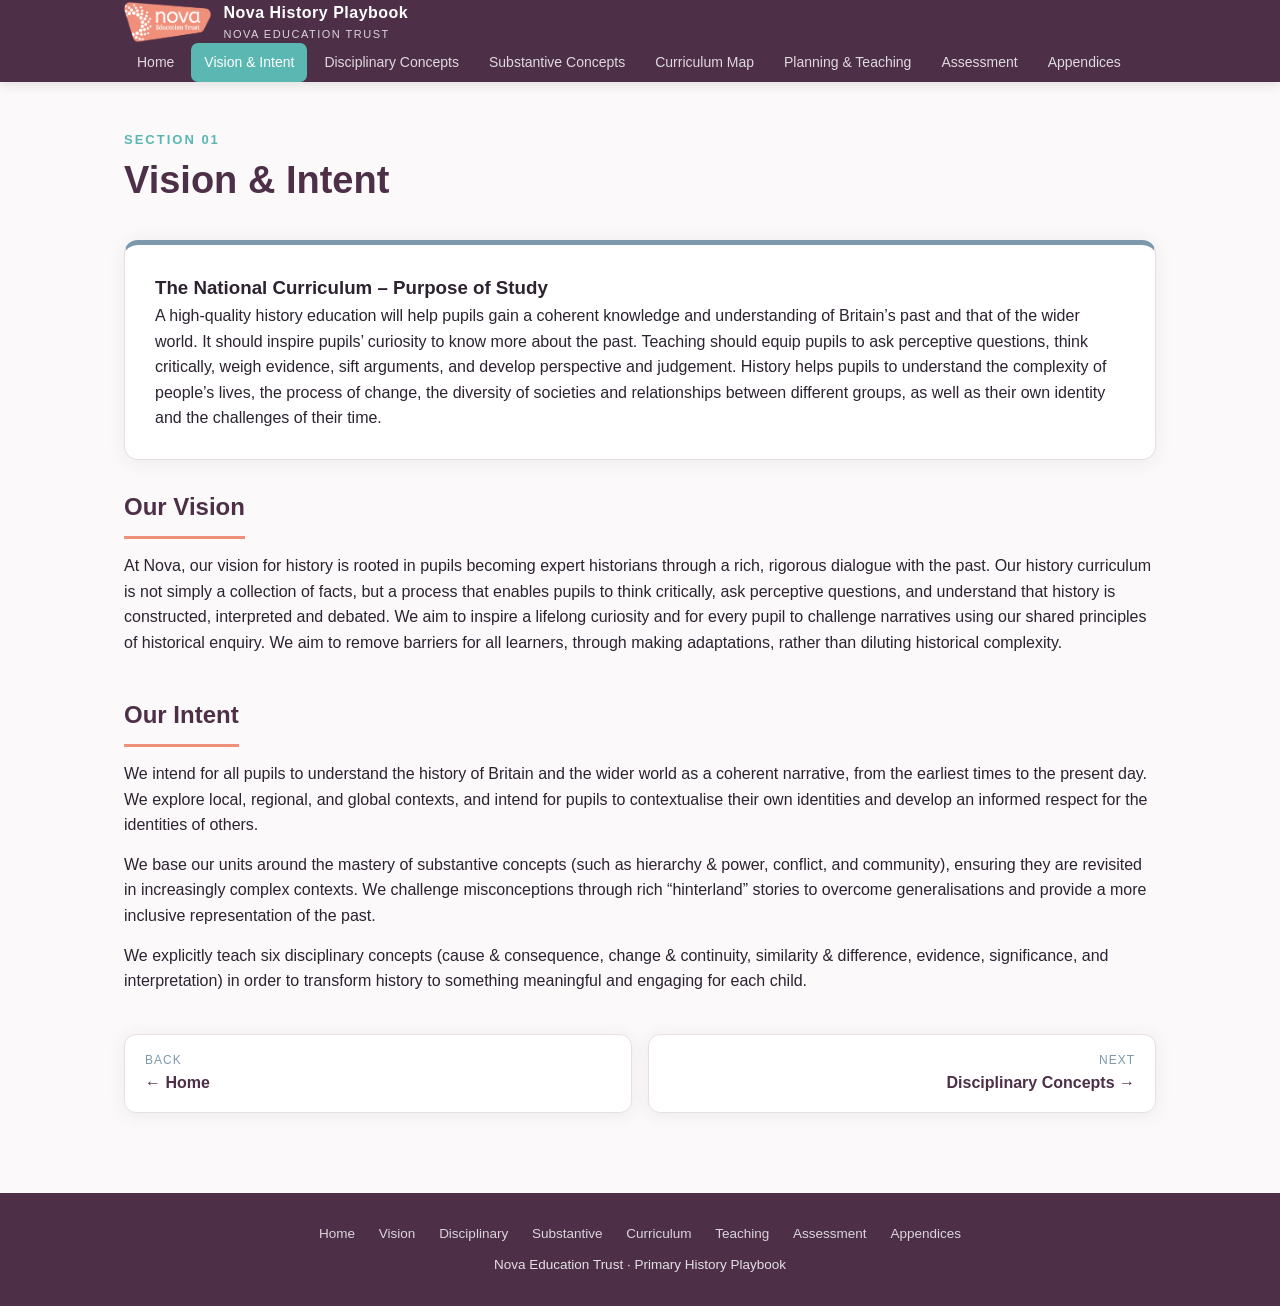
<file: vision.html>
﻿<!DOCTYPE html>
<html lang="en-GB">
<head>
<meta charset="UTF-8">
<meta name="viewport" content="width=device-width, initial-scale=1.0">
<title>Vision & Intent · Nova History Playbook</title>
<link rel="stylesheet" href="styles.css">
</head>
<body>
<header class="topbar">
  <div class="topbar-inner">
    <a class="brand" href="index.html">
      <img class="logo" src="NET_LOGO_COL_[No–background].png" alt="Nova Education Trust">
      <span>Nova History Playbook<small>Nova Education Trust</small></span>
    </a>
    <nav class="main">
      <a href="index.html">Home</a>
      <a href="vision.html" class="active">Vision &amp; Intent</a>
      <a href="disciplinary.html">Disciplinary Concepts</a>
      <a href="substantive.html">Substantive Concepts</a>
      <a href="curriculum.html">Curriculum Map</a>
      <a href="teaching.html">Planning &amp; Teaching</a>
      <a href="assessment.html">Assessment</a>
      <a href="appendices.html">Appendices</a>
    </nav>
  </div>
</header>

<div class="wrap">
  <div class="page-head">
    <div class="kicker">Section 01</div>
    <h1>Vision &amp; Intent</h1>
  </div>

  <div class="card accent-slate">
    <h3 style="margin-top:0">The National Curriculum &ndash; Purpose of Study</h3>
    <p>A high-quality history education will help pupils gain a coherent knowledge and understanding of Britain&rsquo;s past and that of the wider world. It should inspire pupils&rsquo; curiosity to know more about the past. Teaching should equip pupils to ask perceptive questions, think critically, weigh evidence, sift arguments, and develop perspective and judgement. History helps pupils to understand the complexity of people&rsquo;s lives, the process of change, the diversity of societies and relationships between different groups, as well as their own identity and the challenges of their time.</p>
  </div>

  <section class="block">
    <h2>Our Vision</h2>
    <p>At Nova, our vision for history is rooted in pupils becoming expert historians through a rich, rigorous dialogue with the past. Our history curriculum is not simply a collection of facts, but a process that enables pupils to think critically, ask perceptive questions, and understand that history is constructed, interpreted and debated. We aim to inspire a lifelong curiosity and for every pupil to challenge narratives using our shared principles of historical enquiry. We aim to remove barriers for all learners, through making adaptations, rather than diluting historical complexity.</p>
  </section>

  <section class="block">
    <h2>Our Intent</h2>
    <p>We intend for all pupils to understand the history of Britain and the wider world as a coherent narrative, from the earliest times to the present day. We explore local, regional, and global contexts, and intend for pupils to contextualise their own identities and develop an informed respect for the identities of others.</p>
    <p>We base our units around the mastery of substantive concepts (such as hierarchy &amp; power, conflict, and community), ensuring they are revisited in increasingly complex contexts. We challenge misconceptions through rich &ldquo;hinterland&rdquo; stories to overcome generalisations and provide a more inclusive representation of the past.</p>
    <p>We explicitly teach six disciplinary concepts (cause &amp; consequence, change &amp; continuity, similarity &amp; difference, evidence, significance, and interpretation) in order to transform history to something meaningful and engaging for each child.</p>
  </section>

  <div class="page-nav">
    <a href="index.html"><span>Back</span><strong>&larr; Home</strong></a>
    <a class="next" href="disciplinary.html"><span>Next</span><strong>Disciplinary Concepts &rarr;</strong></a>
  </div>
</div>
<footer>
  <div class="footer-nav">
    <a href="index.html">Home</a>
    <a href="vision.html">Vision</a>
    <a href="disciplinary.html">Disciplinary</a>
    <a href="substantive.html">Substantive</a>
    <a href="curriculum.html">Curriculum</a>
    <a href="teaching.html">Teaching</a>
    <a href="assessment.html">Assessment</a>
    <a href="appendices.html">Appendices</a>
  </div>
  Nova Education Trust &middot; Primary History Playbook
</footer>
</body>
</html>
</file>
<file: styles.css>
:root {
  --coral: #f0907b;
  --slate: #7c98ab;
  --teal: #5ab7b2;
  --plum: #4d2f48;
  --plum-soft: #6a4863;
  --ink: #2c2230;
  --paper: #fbf9fa;
  --card: #ffffff;
  --line: #e7dfe4;
  --shadow: 0 2px 18px rgba(77, 47, 72, 0.08);
  --shadow-hover: 0 8px 30px rgba(77, 47, 72, 0.16);
}

* { box-sizing: border-box; margin: 0; padding: 0; }

html { scroll-behavior: smooth; }

body {
  font-family: "Century Gothic", "Questrial", "Josefin Sans", "Trebuchet MS", sans-serif;
  color: var(--ink);
  background: var(--paper);
  line-height: 1.6;
  -webkit-font-smoothing: antialiased;
}

a { color: var(--plum); text-decoration: none; }

/* ---------- Header / Nav ---------- */
.topbar {
  background: var(--plum);
  color: #fff;
  position: sticky;
  top: 0;
  z-index: 50;
  box-shadow: 0 2px 12px rgba(0,0,0,0.12);
}
.topbar-inner {
  max-width: 1080px;
  margin: 0 auto;
  padding: 0 24px;
  display: flex;
  align-items: center;
  justify-content: space-between;
  min-height: 64px;
  flex-wrap: wrap;
}
.brand {
  display: flex;
  align-items: center;
  gap: 12px;
  font-weight: 700;
  letter-spacing: 0.5px;
  color: #fff;
}
.brand .logo {
  height: 40px;
  width: auto;
}
.brand small {
  display: block;
  font-size: 11px;
  font-weight: 400;
  letter-spacing: 1.5px;
  opacity: 0.8;
  text-transform: uppercase;
}
nav.main {
  display: flex;
  gap: 4px;
  flex-wrap: wrap;
}
nav.main a {
  color: #fff;
  padding: 8px 13px;
  border-radius: 7px;
  font-size: 14px;
  opacity: 0.82;
  transition: all 0.15s ease;
  white-space: nowrap;
}
nav.main a:hover { opacity: 1; background: rgba(255,255,255,0.12); }
nav.main a.active { opacity: 1; background: var(--teal); }

/* ---------- Hero ---------- */
.hero {
  background: linear-gradient(135deg, var(--plum) 0%, var(--plum-soft) 55%, var(--slate) 130%);
  color: #fff;
  padding: 64px 24px 72px;
  text-align: center;
  position: relative;
  overflow: hidden;
}
.hero::after {
  content: "";
  position: absolute;
  right: -80px; bottom: -80px;
  width: 280px; height: 280px;
  border-radius: 50%;
  background: radial-gradient(circle, rgba(90,183,178,0.45), transparent 70%);
}
.hero::before {
  content: "";
  position: absolute;
  left: -60px; top: -60px;
  width: 220px; height: 220px;
  border-radius: 50%;
  background: radial-gradient(circle, rgba(240,144,123,0.35), transparent 70%);
}
.hero-inner { max-width: 760px; margin: 0 auto; position: relative; z-index: 1; }
.hero .eyebrow {
  text-transform: uppercase;
  letter-spacing: 3px;
  font-size: 13px;
  opacity: 0.85;
  margin-bottom: 16px;
}
.hero h1 { font-size: clamp(30px, 5vw, 46px); line-height: 1.15; margin-bottom: 16px; }
.hero p { font-size: 18px; opacity: 0.92; max-width: 600px; margin: 0 auto; }

/* ---------- Layout ---------- */
.wrap { max-width: 1080px; margin: 0 auto; padding: 48px 24px 80px; }
.page-head { margin-bottom: 36px; }
.page-head .kicker {
  color: var(--teal);
  text-transform: uppercase;
  letter-spacing: 2px;
  font-size: 13px;
  font-weight: 700;
  margin-bottom: 8px;
}
.page-head h1 { font-size: clamp(26px, 4vw, 38px); color: var(--plum); line-height: 1.2; }

section.block { margin-bottom: 40px; }
section.block h2 {
  font-size: 24px;
  color: var(--plum);
  margin-bottom: 14px;
  padding-bottom: 10px;
  border-bottom: 3px solid var(--coral);
  display: inline-block;
}
section.block h3 { font-size: 18px; color: var(--slate); margin: 22px 0 8px; }
section.block p { margin-bottom: 14px; }
section.block ul { margin: 0 0 16px 22px; }
section.block li { margin-bottom: 7px; }

.card {
  background: var(--card);
  border: 1px solid var(--line);
  border-radius: 14px;
  padding: 28px 30px;
  box-shadow: var(--shadow);
  margin-bottom: 28px;
}
.card.accent-coral { border-top: 5px solid var(--coral); }
.card.accent-teal { border-top: 5px solid var(--teal); }
.card.accent-slate { border-top: 5px solid var(--slate); }
.card.accent-plum { border-top: 5px solid var(--plum); }

.lead {
  font-size: 18px;
  color: var(--plum-soft);
  border-left: 4px solid var(--teal);
  padding-left: 18px;
  margin-bottom: 28px;
}

/* ---------- Home cards grid ---------- */
.grid {
  display: grid;
  grid-template-columns: repeat(auto-fit, minmax(250px, 1fr));
  gap: 22px;
  margin-top: 8px;
}
.tile {
  display: block;
  background: var(--card);
  border: 1px solid var(--line);
  border-radius: 14px;
  padding: 26px;
  box-shadow: var(--shadow);
  transition: transform 0.18s ease, box-shadow 0.18s ease;
  border-top: 5px solid var(--teal);
}
.tile:nth-child(4n+1) { border-top-color: var(--coral); }
.tile:nth-child(4n+2) { border-top-color: var(--teal); }
.tile:nth-child(4n+3) { border-top-color: var(--slate); }
.tile:nth-child(4n+4) { border-top-color: var(--plum); }
.tile:hover { transform: translateY(-4px); box-shadow: var(--shadow-hover); }
.tile .num {
  font-size: 13px; font-weight: 700; letter-spacing: 1px;
  color: var(--teal); text-transform: uppercase;
}
.tile h3 { font-size: 19px; color: var(--plum); margin: 6px 0 8px; }
.tile p { font-size: 14.5px; color: var(--ink); opacity: 0.8; }

/* ---------- Tables ---------- */
table {
  width: 100%;
  border-collapse: collapse;
  margin: 18px 0 8px;
  font-size: 14.5px;
  background: var(--card);
  border-radius: 10px;
  overflow: hidden;
  box-shadow: var(--shadow);
}
th {
  background: var(--plum);
  color: #fff;
  text-align: left;
  padding: 12px 14px;
  font-weight: 700;
}
td { padding: 12px 14px; border-bottom: 1px solid var(--line); vertical-align: top; }
tr:last-child td { border-bottom: none; }
tr:nth-child(even) td { background: rgba(124,152,171,0.06); }

.year-table td:first-child {
  background: var(--teal);
  color: #fff;
  font-weight: 700;
  width: 90px;
}
.year-table tr:nth-child(even) td:first-child { background: var(--teal); }
.unit-name { font-weight: 700; color: var(--plum); display: block; margin-bottom: 4px; }
.concept-tag {
  display: inline-block;
  background: rgba(240,144,123,0.16);
  color: var(--plum);
  border: 1px solid rgba(240,144,123,0.4);
  padding: 2px 9px;
  border-radius: 20px;
  font-size: 12.5px;
  margin: 2px 4px 2px 0;
}

/* ---------- Concept / pill lists ---------- */
.pill-row { display: flex; flex-wrap: wrap; gap: 10px; margin: 10px 0 18px; }
.pill {
  background: var(--card);
  border: 1px solid var(--line);
  border-left: 4px solid var(--coral);
  border-radius: 8px;
  padding: 10px 16px;
  font-weight: 700;
  color: var(--plum);
  font-size: 15px;
}
.pill.t { border-left-color: var(--teal); }
.pill.s { border-left-color: var(--slate); }

.def-list { display: grid; gap: 14px; }
.def {
  background: var(--card);
  border: 1px solid var(--line);
  border-radius: 12px;
  padding: 18px 22px;
  box-shadow: var(--shadow);
}
.def .term {
  color: var(--teal);
  font-weight: 700;
  font-size: 16px;
  display: block;
  margin-bottom: 4px;
}

/* ---------- CTA strip ---------- */
.cta {
  background: linear-gradient(120deg, var(--teal), var(--slate));
  color: #fff;
  border-radius: 16px;
  padding: 34px;
  text-align: center;
  margin-top: 20px;
}
.cta h2 { color: #fff; border: none; }
.cta a {
  display: inline-block;
  background: #fff;
  color: var(--plum);
  padding: 12px 26px;
  border-radius: 30px;
  font-weight: 700;
  margin-top: 14px;
  transition: transform 0.15s ease;
}
.cta a:hover { transform: scale(1.04); }

/* ---------- Footer ---------- */
footer {
  background: var(--plum);
  color: rgba(255,255,255,0.85);
  padding: 30px 24px;
  text-align: center;
  font-size: 13.5px;
}
footer .footer-nav { margin-bottom: 10px; }
footer .footer-nav a { color: #fff; opacity: 0.8; margin: 0 10px; font-size: 13.5px; }
footer .footer-nav a:hover { opacity: 1; }

/* ---------- Page nav (prev/next) ---------- */
.page-nav {
  display: flex;
  justify-content: space-between;
  gap: 16px;
  margin-top: 40px;
  flex-wrap: wrap;
}
.page-nav a {
  flex: 1;
  min-width: 200px;
  background: var(--card);
  border: 1px solid var(--line);
  border-radius: 12px;
  padding: 16px 20px;
  box-shadow: var(--shadow);
  transition: all 0.15s ease;
}
.page-nav a:hover { border-color: var(--teal); box-shadow: var(--shadow-hover); }
.page-nav a span { display: block; font-size: 12px; color: var(--slate); text-transform: uppercase; letter-spacing: 1px; }
.page-nav a strong { color: var(--plum); font-size: 16px; }
.page-nav a.next { text-align: right; }

@media (max-width: 640px) {
  .topbar-inner { min-height: auto; padding: 10px 16px; }
  nav.main { width: 100%; justify-content: flex-start; }
  .hero { padding: 44px 18px 50px; }
}
</file>
